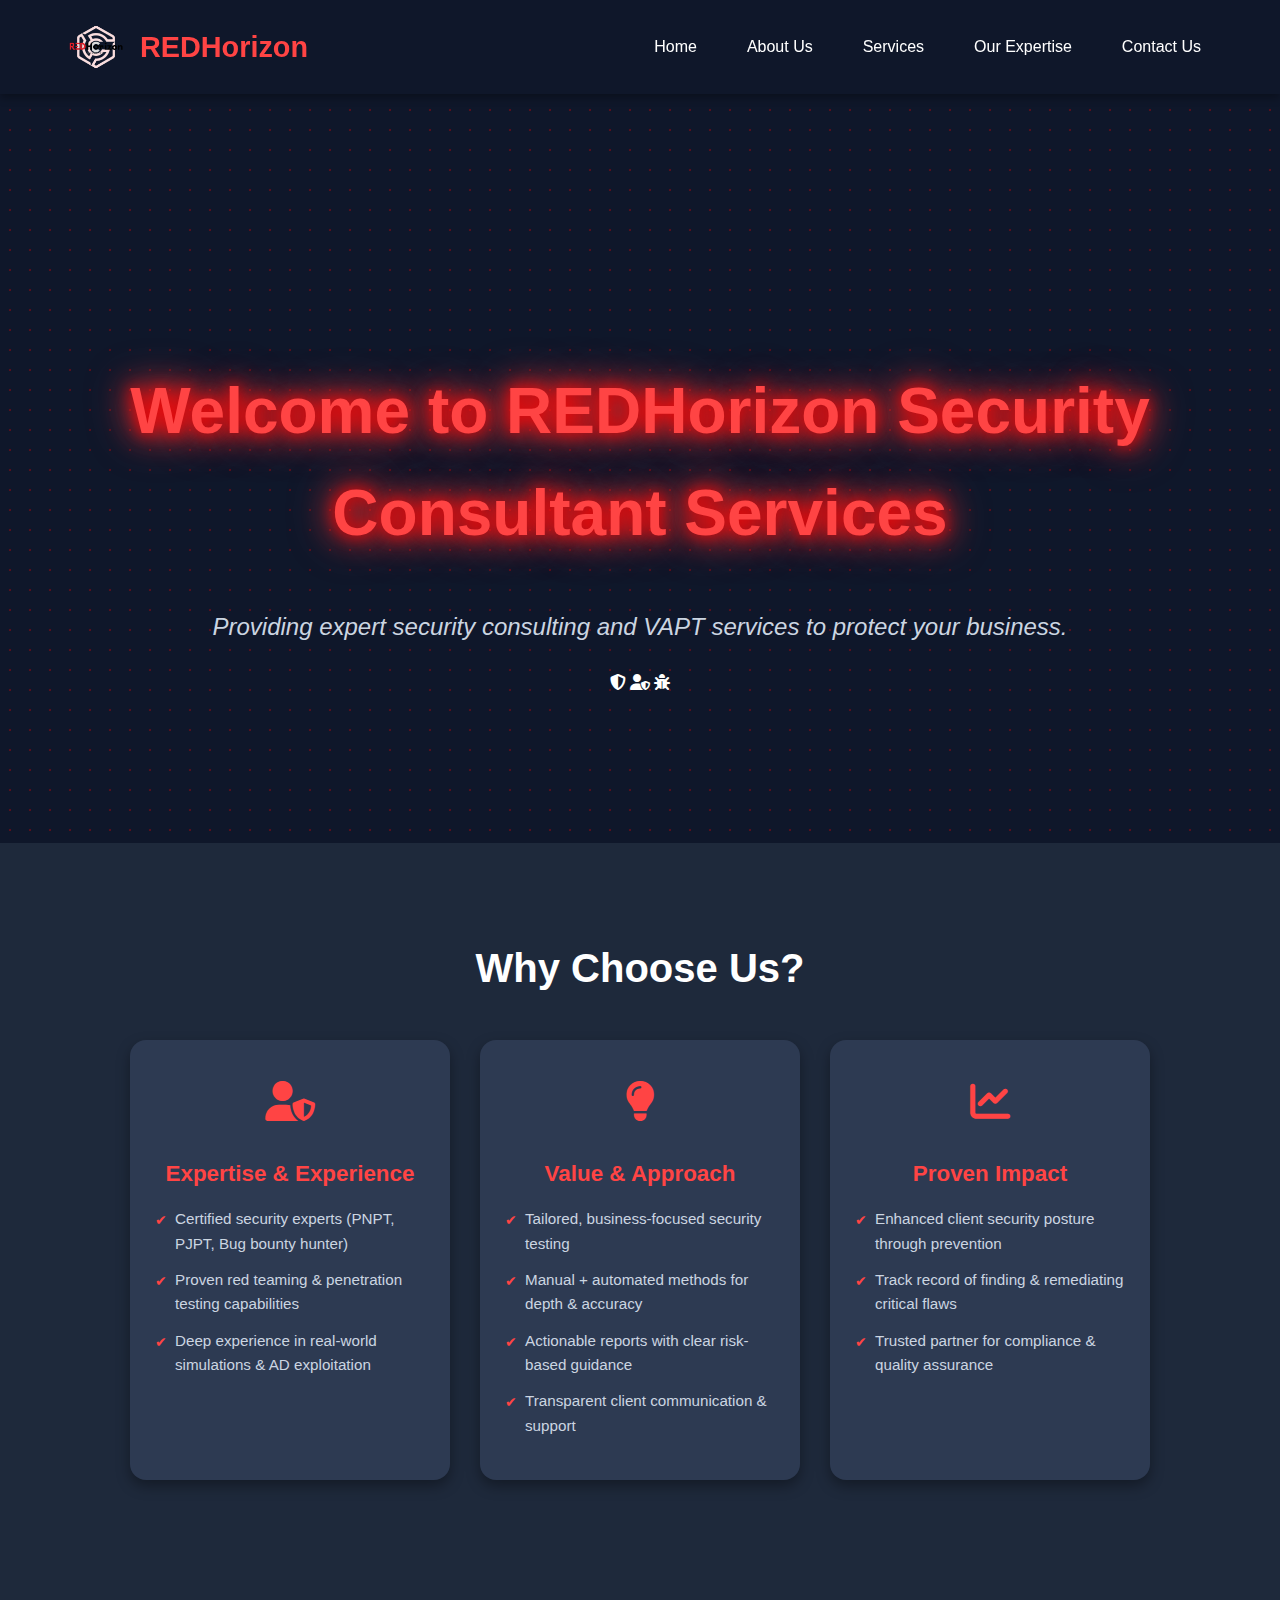
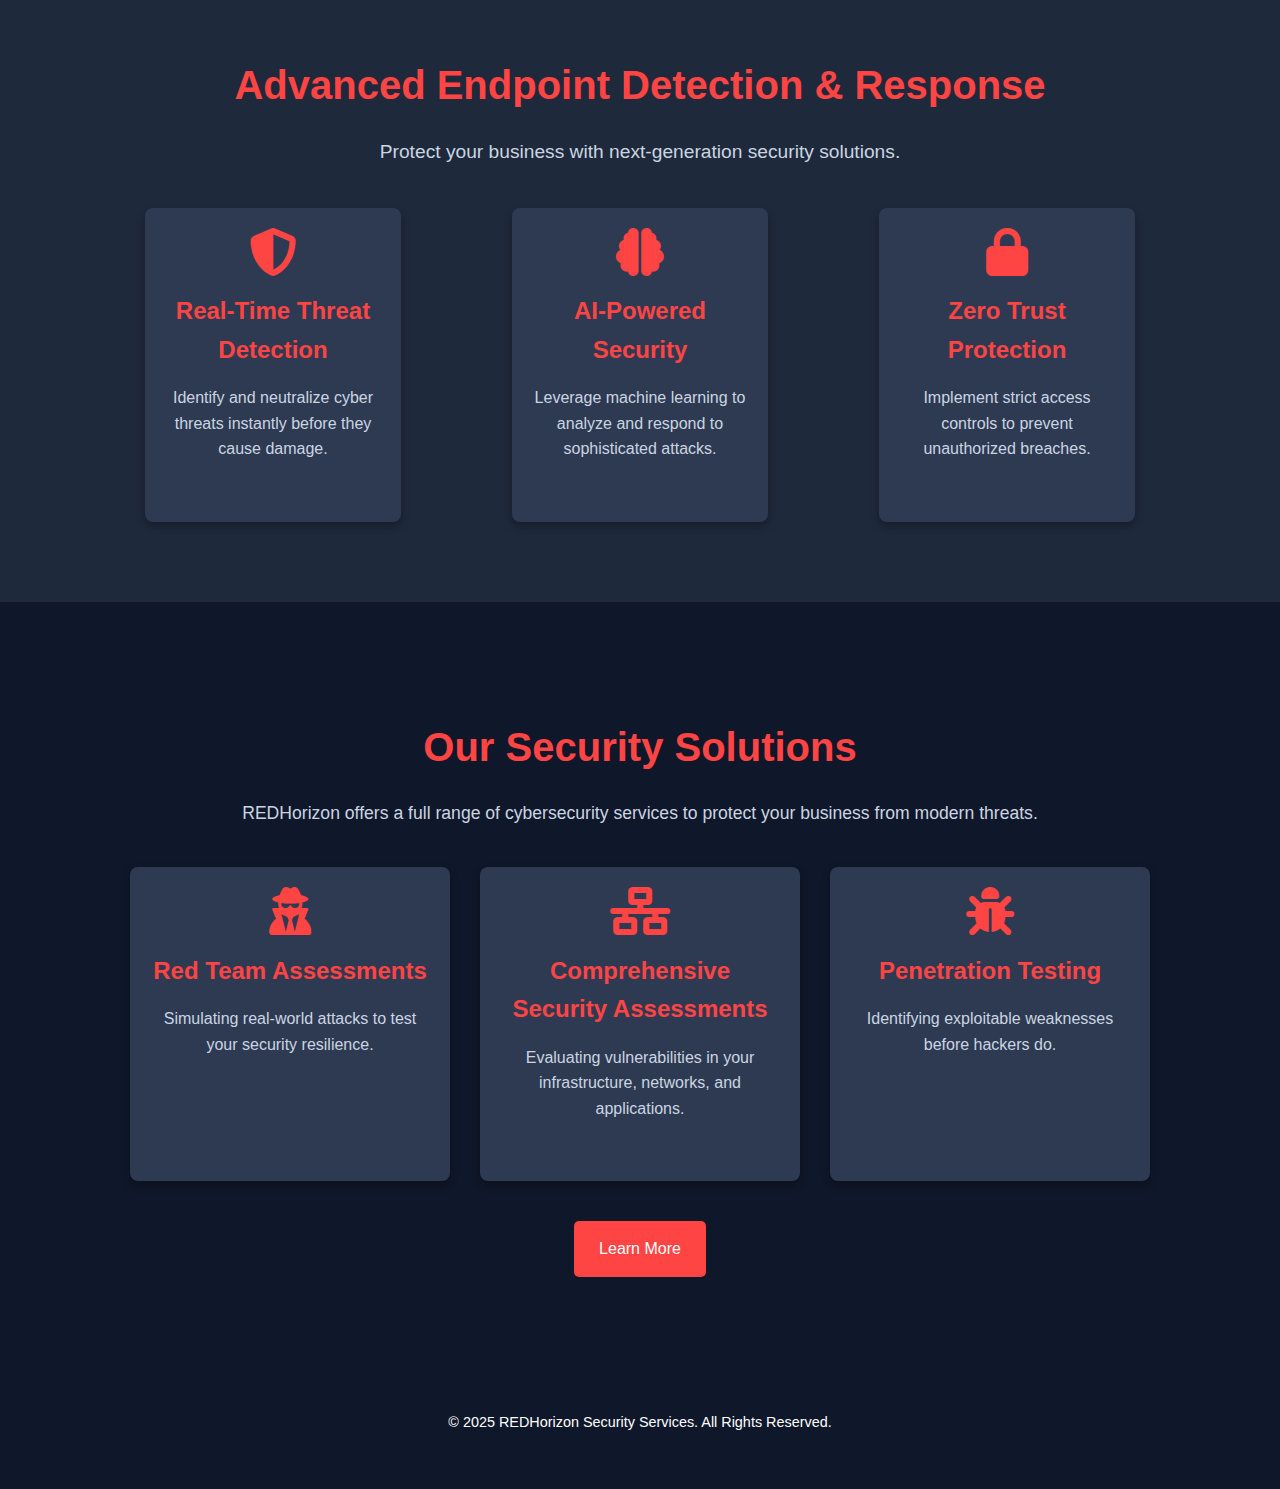
<file: index.html>
<!DOCTYPE html>
<html lang="en">
<head>
    <meta charset="UTF-8">
    <meta name="viewport" content="width=device-width, initial-scale=1.0">
    <title>REDHorizon Security</title>
    <link rel="stylesheet" href="styles/style1.css">
    <link rel="stylesheet" href="https://cdnjs.cloudflare.com/ajax/libs/font-awesome/6.5.1/css/all.min.css">
</head>
<body>
    <header>
        <div class="navbar-container">
            <div class="logo-section">
                <a href="index.html">
                    <div class="hexagon-logo">
                        <img src="images/RLogo.png" alt="Red Horizon Security Logo">
                    </div>
                    <span class="brand-name">REDHorizon</span>
                </a>
            </div>
            <nav id="menu" class="menu">
                <a href="index.html">Home</a>
                <a href="about.html">About Us</a>
                <a href="services.html">Services</a>
                <a href="expertise.html">Our Expertise</a>
                <a href="contact.html">Contact Us</a>
            </nav>
            <!-- Hamburger Icon -->
            <div class="menu-icon" id="menu-icon">
                <i class="fas fa-bars"></i>
            </div>
        </div>
        <script>
            // Disable right-click
            document.addEventListener('contextmenu', function (e) {
                e.preventDefault();
            });
        </script>
        
    </header>

    <main>
        <section class="hero">
            <div class="hero-content">
                <h1>Welcome to REDHorizon Security Consultant Services</h1>
                <p>Providing expert security consulting and VAPT services to protect your business.</p>
                <div class="footer-icons">
                    <i class="fas fa-shield-alt"></i>
                    <i class="fas fa-user-shield"></i>
                    <i class="fas fa-bug"></i>
                </div>
            </div>
        </section>

        <section class="why-choose-us">
            <div class="container">
                <h2 class="section-title">Why Choose Us?</h2>
                <div class="choose-us-grid">
                    <div class="choose-us-box">
                        <div class="choose-icon"><i class="fas fa-user-shield"></i></div>
                        <h3>Expertise & Experience</h3>
                        <ul>
                            <li>Certified security experts (PNPT, PJPT, Bug bounty hunter)</li>
                            <li>Proven red teaming & penetration testing capabilities</li>
                            <li>Deep experience in real-world simulations & AD exploitation</li>
                        </ul>
                    </div>
                    <div class="choose-us-box">
                        <div class="choose-icon"><i class="fas fa-lightbulb"></i></div>
                        <h3>Value & Approach</h3>
                        <ul>
                            <li>Tailored, business-focused security testing</li>
                            <li>Manual + automated methods for depth & accuracy</li>
                            <li>Actionable reports with clear risk-based guidance</li>
                            <li>Transparent client communication & support</li>
                        </ul>
                    </div>
                    <div class="choose-us-box">
                        <div class="choose-icon"><i class="fas fa-chart-line"></i></div>
                        <h3>Proven Impact</h3>
                        <ul>
                            <li>Enhanced client security posture through prevention</li>
                            <li>Track record of finding & remediating critical flaws</li>
                            <li>Trusted partner for compliance & quality assurance</li>
                        </ul>
                    </div>
                </div>
            </div>
        </section>

        <section class="redhorizon-edr">
            <div class="container">
                <h2>Advanced Endpoint Detection & Response</h2>
                <p>Protect your business with next-generation security solutions.</p>
                <div class="edr-features">
                    <div class="feature-box">
                        <i class="fas fa-shield-alt"></i>
                        <h3>Real-Time Threat Detection</h3>
                        <p>Identify and neutralize cyber threats instantly before they cause damage.</p>
                    </div>
                    <div class="feature-box">
                        <i class="fas fa-brain"></i>
                        <h3>AI-Powered Security</h3>
                        <p>Leverage machine learning to analyze and respond to sophisticated attacks.</p>
                    </div>
                    <div class="feature-box">
                        <i class="fas fa-lock"></i>
                        <h3>Zero Trust Protection</h3>
                        <p>Implement strict access controls to prevent unauthorized breaches.</p>
                    </div>
                </div>
            </div>
        </section>

        <section class="services-preview">
            <div class="container">
                <h2>Our Security Solutions</h2>
                <p>REDHorizon offers a full range of cybersecurity services to protect your business from modern threats.</p>
                <div class="services-grid">
                    <div class="service-card">
                        <i class="fas fa-user-secret"></i>
                        <h3>Red Team Assessments</h3>
                        <p>Simulating real-world attacks to test your security resilience.</p>
                    </div>
                    <div class="service-card">
                        <i class="fas fa-network-wired"></i>
                        <h3>Comprehensive Security Assessments</h3>
                        <p>Evaluating vulnerabilities in your infrastructure, networks, and applications.</p>
                    </div>
                    <div class="service-card">
                        <i class="fas fa-bug"></i>
                        <h3>Penetration Testing</h3>
                        <p>Identifying exploitable weaknesses before hackers do.</p>
                    </div>
                </div>
                <a href="services.html" class="btn">Learn More</a>
            </div>
        </section>
    </main>

    <footer>
        <p>&copy; 2025 REDHorizon Security Services. All Rights Reserved.</p>
    </footer>
    <script>
        document.getElementById('menu-icon').addEventListener('click', function() {
            var menu = document.getElementById('menu');
            menu.classList.toggle('show');
        });
    </script>

</body>
</html>
</file>
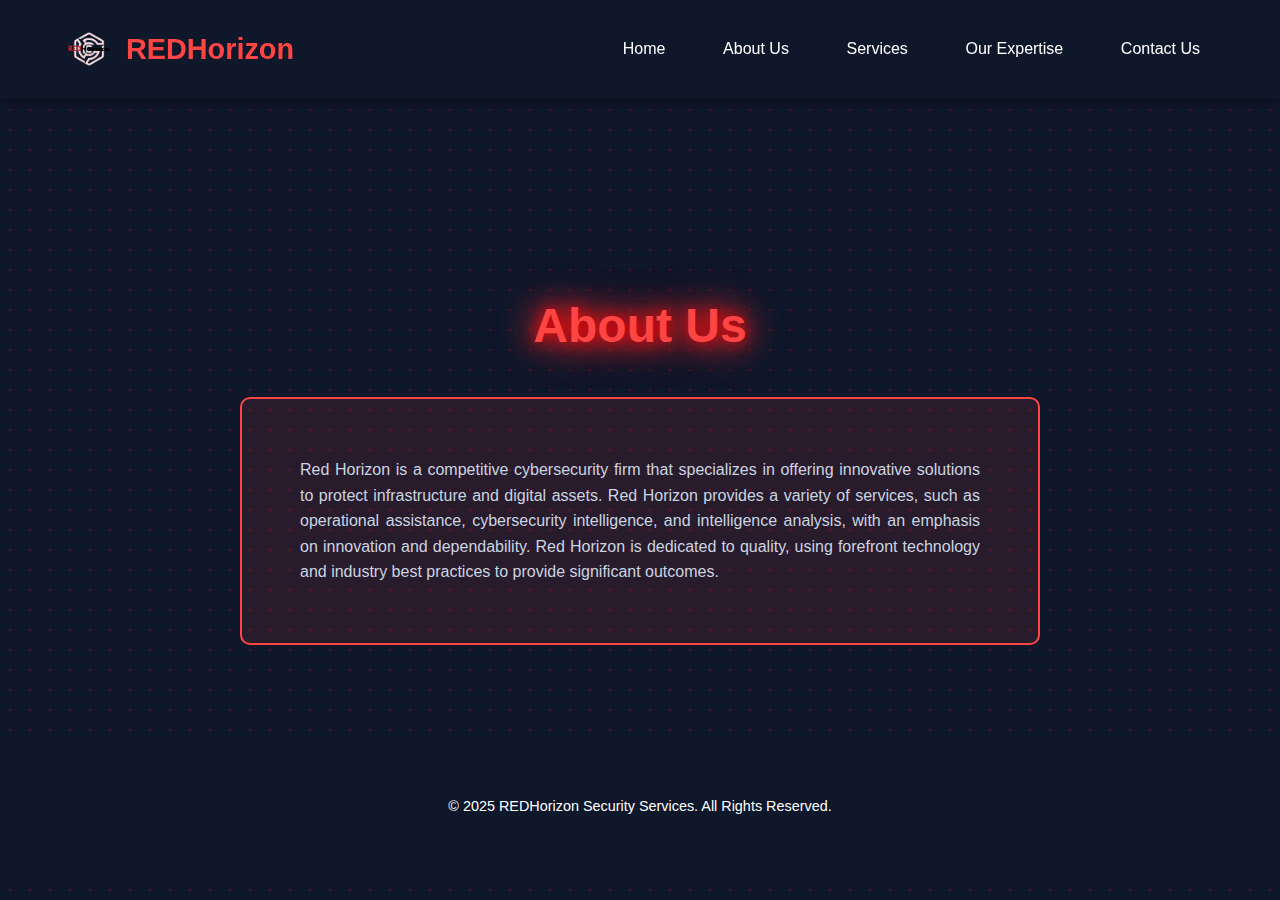
<file: about.html>
<!DOCTYPE html>
<html lang="en">
<head>
    <meta charset="UTF-8">
    <meta name="viewport" content="width=device-width, initial-scale=1.0">
    <title>About Us - REDHorizon</title>
    <link rel="stylesheet" href="styles/style2.css">
    <link rel="stylesheet" href="https://cdnjs.cloudflare.com/ajax/libs/font-awesome/6.4.2/css/all.min.css">
</head>
<body>
    <header>
        <div class="navbar-container">
            <div class="logo-section">
                <a href="index.html">
                    <div class="hexagon-logo">
                        <img src="images/RLogo.png" alt="Red Horizon Security Logo">
                    </div>
                    <span class="brand-name">REDHorizon</span>
                </a>
            </div>
            <nav id="menu" class="menu">
                <a href="index.html">Home</a>
                <a href="about.html">About Us</a>
                <a href="services.html">Services</a>
                <a href="expertise.html">Our Expertise</a>
                <a href="contact.html">Contact Us</a>
            </nav>
            <!-- Hamburger Icon -->
            <div class="menu-icon" id="menu-icon">
                <i class="fas fa-bars"></i>
            </div>
        </div>
    </header>   
    <main>
        <section class="about-section">
            <h1>About Us</h1>
            <table class="about-table">
                <tr>
                    <td>
                        Red Horizon is a competitive cybersecurity firm that specializes in offering innovative solutions to
                        protect infrastructure and digital assets. Red Horizon provides a variety of services, such as operational 
                        assistance, cybersecurity intelligence, and intelligence analysis, with an emphasis on innovation and 
                        dependability. Red Horizon is dedicated to quality, using forefront technology and industry best practices 
                        to provide significant outcomes.
                    </td>
                </tr>
            </table>
        </section>
    </main>
    <footer>
        <p>&copy; 2025 REDHorizon Security Services. All Rights Reserved.</p>
    </footer>
    <script>
        const toggle = document.getElementById('menu-toggle');
        const menu = document.getElementById('menu');
    
        // Disable right-click
        document.addEventListener('contextmenu', function (e) {
            e.preventDefault();
        });
        document.getElementById('menu-icon').addEventListener('click', function() {
            var menu = document.getElementById('menu');
            menu.classList.toggle('show');
        });
    </script>
</body>
</html>
</file>
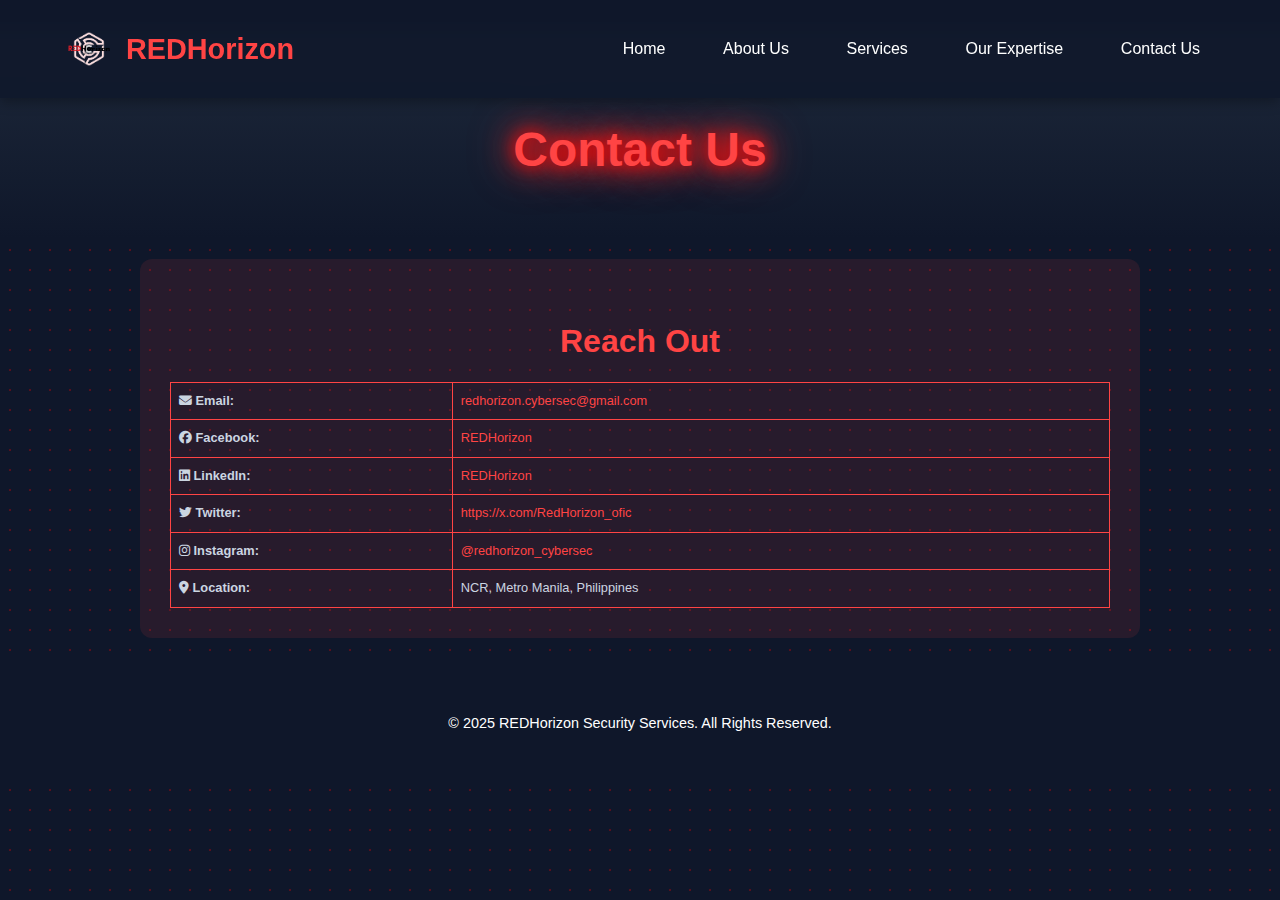
<file: contact.html>
<!DOCTYPE html>
<html lang="en">
<head>
    <meta charset="UTF-8">
    <meta name="viewport" content="width=device-width, initial-scale=1.0">
    <title>Contact Us - REDHorizon</title>
    <link rel="stylesheet" href="styles/style5.css">
    <link rel="stylesheet" href="https://cdnjs.cloudflare.com/ajax/libs/font-awesome/6.4.2/css/all.min.css">
</head>
<body>
    <header>
        <div class="navbar-container">
            <div class="logo-section">
                <a href="index.html">
                    <div class="hexagon-logo">
                        <img src="images/RLogo.png" alt="Red Horizon Security Logo">
                    </div>
                    <span class="brand-name">REDHorizon</span>
                </a>
            </div>
            <nav id="menu" class="menu">
                <a href="index.html">Home</a>
                <a href="about.html">About Us</a>
                <a href="services.html">Services</a>
                <a href="expertise.html">Our Expertise</a>
                <a href="contact.html">Contact Us</a>
            </nav>
            <!-- Hamburger Icon -->
            <div class="menu-icon" id="menu-icon">
                <i class="fas fa-bars"></i>
            </div>
        </div>
    </header> 
    
    <section class="contact-hero">
        <div class="contact-hero-content">
            <h1>Contact Us</h1>
        </div>
    </section>

    <section class="contact-section">
        <div class="contact-container">
            <div class="contact-info">
                <h2>Reach Out</h2>
                <table class="contact-table">
                    <tr>
                        <td><i class="fas fa-envelope"></i> Email:</td>
                        <td><a href="mailto:redhorizon.cybersec@gmail.com" target="_blank">redhorizon.cybersec@gmail.com</a></td>
                    </tr>
                    <tr>
                        <td><i class="fab fa-facebook"></i> Facebook:</td>
                        <td><a href="https://www.facebook.com/profile.php?id=61574688248601" target="_blank">REDHorizon</a></td>
                    </tr>
                    <tr>
                        <td><i class="fab fa-linkedin"></i> LinkedIn:</td>
                        <td><a href="https://www.linkedin.com/in/red-horizon-82093a359/" target="_blank">REDHorizon</a></td>
                    </tr>
                    <tr>
                        <td><i class="fab fa-twitter"></i> Twitter:</td>
                        <td><a href="https://x.com/RedHorizon_ofic" target="_blank">https://x.com/RedHorizon_ofic</a></td>
                    </tr>
                    <tr>
                        <td><i class="fab fa-instagram"></i> Instagram:</td>
                        <td><a href="https://www.instagram.com/redhorizon_cybersec/" target="_blank">@redhorizon_cybersec</a></td>
                    </tr>
                    <tr>
                        <td><i class="fas fa-map-marker-alt"></i> Location:</td>
                        <td>NCR, Metro Manila, Philippines</td>
                    </tr>
                </table>
            </div>
        </div>
    </section>
    <footer>
        <p>&copy; 2025 REDHorizon Security Services. All Rights Reserved.</p>
    </footer>
    <script>
        const toggle = document.getElementById('menu-toggle');
        const menu = document.getElementById('menu');
    
        // Disable right-click
        document.addEventListener('contextmenu', function (e) {
            e.preventDefault();
        });
        document.getElementById('menu-icon').addEventListener('click', function() {
            var menu = document.getElementById('menu');
            menu.classList.toggle('show');
        });
    </script>
</body>
</html>
</file>
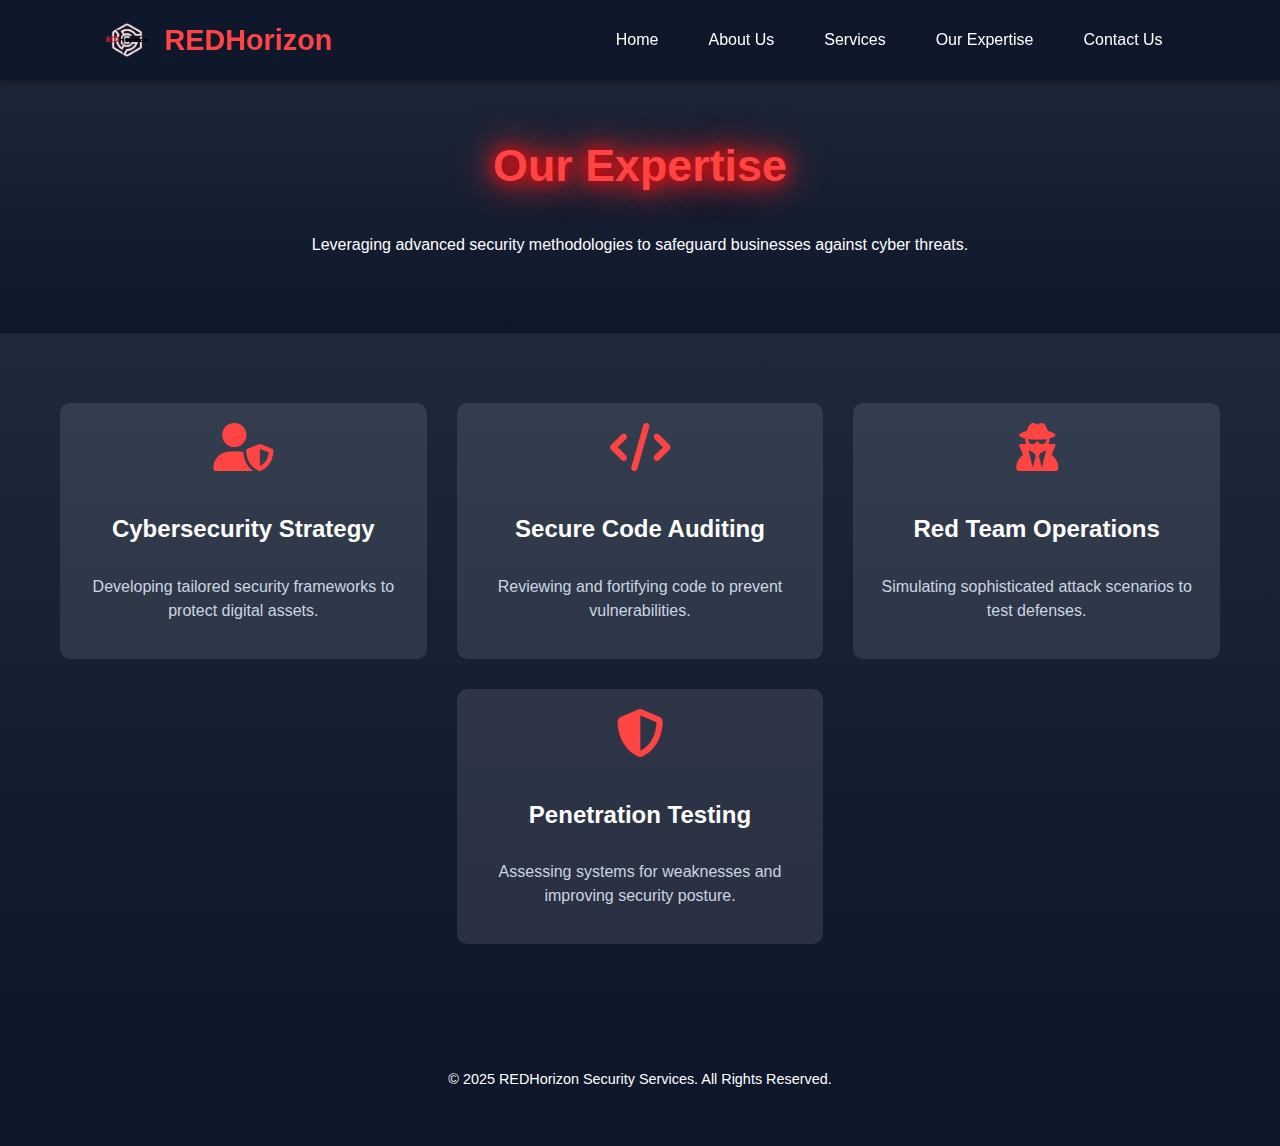
<file: expertise.html>
<!DOCTYPE html>
<html lang="en">
<head>
    <meta charset="UTF-8">
    <meta name="viewport" content="width=device-width, initial-scale=1.0">
    <title>Our Expertise - REDHorizon</title>
    <link rel="stylesheet" href="styles/style4.css">
    <link rel="stylesheet" href="https://cdnjs.cloudflare.com/ajax/libs/font-awesome/6.4.2/css/all.min.css">
</head>
<body>
    <header>
        <div class="navbar-container">
            <div class="logo-section">
                <a href="index.html">
                    <div class="hexagon-logo">
                        <img src="images/RLogo.png" alt="Red Horizon Security Logo">
                    </div>
                    <span class="brand-name">REDHorizon</span>
                </a>
            </div>
            <nav id="menu" class="menu">
                <a href="index.html">Home</a>
                <a href="about.html">About Us</a>
                <a href="services.html">Services</a>
                <a href="expertise.html">Our Expertise</a>
                <a href="contact.html">Contact Us</a>
            </nav>
            <!-- Hamburger Icon -->
            <div class="menu-icon" id="menu-icon">
                <i class="fas fa-bars"></i>
            </div>
        </div>
    </header>   
    
    <section class="hero">
        <div class="hero-content">
            <h1>Our Expertise</h1>
            <p>Leveraging advanced security methodologies to safeguard businesses against cyber threats.</p>
        </div>
    </section>

    <section class="expertise-section">
        <div class="expertise-container">
            <div class="expertise-item">
                <i class="fas fa-user-shield expertise-icon"></i>
                <h3>Cybersecurity Strategy</h3>
                <p>Developing tailored security frameworks to protect digital assets.</p>
            </div>
            <div class="expertise-item">
                <i class="fas fa-code expertise-icon"></i>
                <h3>Secure Code Auditing</h3>
                <p>Reviewing and fortifying code to prevent vulnerabilities.</p>
            </div>
            <div class="expertise-item">
                <i class="fas fa-user-secret expertise-icon"></i>
                <h3>Red Team Operations</h3>
                <p>Simulating sophisticated attack scenarios to test defenses.</p>
            </div><div></div>
            <div class="expertise-item">
                <i class="fas fa-shield-alt expertise-icon"></i>
                <h3>Penetration Testing</h3>
                <p>Assessing systems for weaknesses and improving security posture.</p>
            </div>
        </div>
    </section>

    <footer>
        <p>&copy; 2025 REDHorizon Security Services. All Rights Reserved.</p>
    </footer>
    <script>
        const toggle = document.getElementById('menu-toggle');
        const menu = document.getElementById('menu');
    
        // Disable right-click
        document.addEventListener('contextmenu', function (e) {
            e.preventDefault();
        });
        document.getElementById('menu-icon').addEventListener('click', function() {
            var menu = document.getElementById('menu');
            menu.classList.toggle('show');
        });
    </script>   
</body>
</html>
</file>
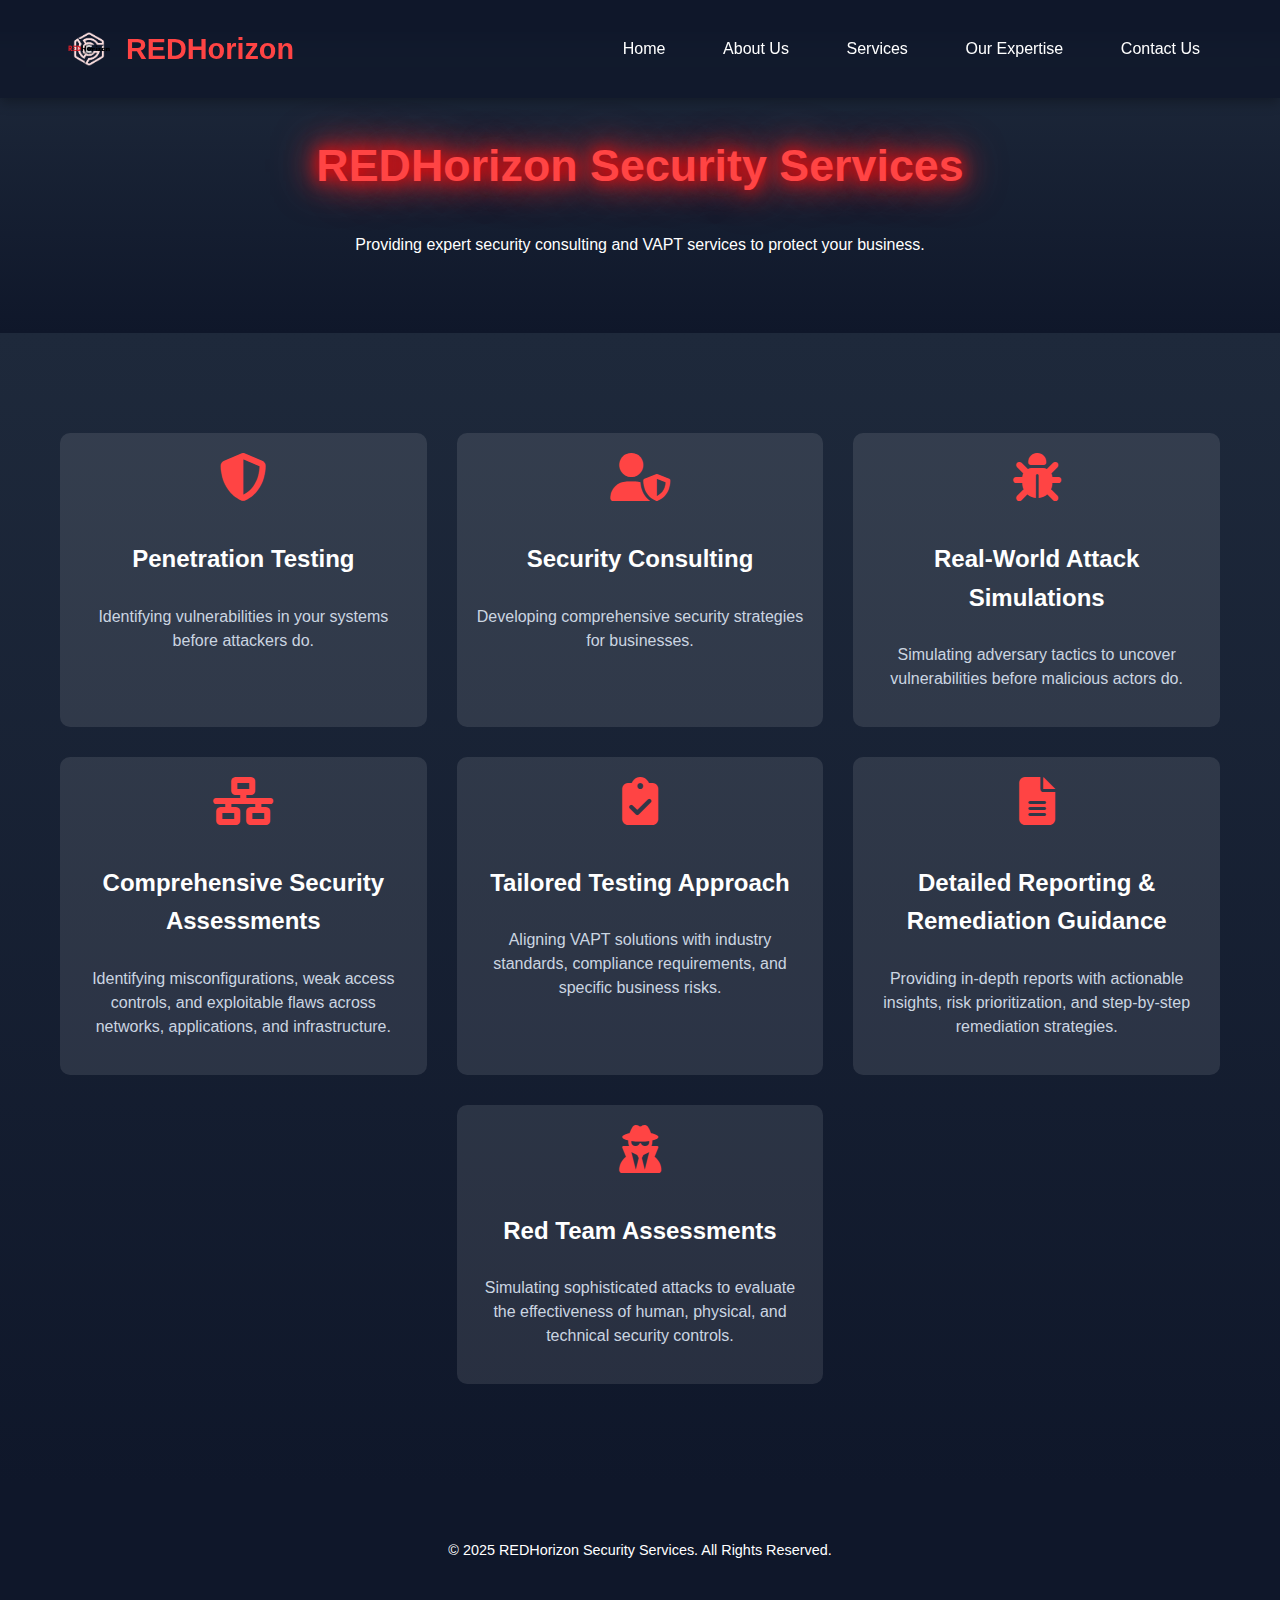
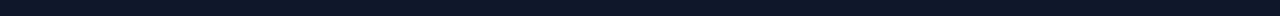
<file: services.html>
<!DOCTYPE html>
<html lang="en">
<head>
    <meta charset="UTF-8">
    <meta name="viewport" content="width=device-width, initial-scale=1.0">
    <title>Services - REDHorizon</title>
    <link rel="stylesheet" href="styles/style3.css">
    <link rel="stylesheet" href="https://cdnjs.cloudflare.com/ajax/libs/font-awesome/6.4.2/css/all.min.css">
    
</head>
<body>
    <header>
        <div class="navbar-container">
            <div class="logo-section">
                <a href="index.html">
                    <div class="hexagon-logo">
                        <img src="images/RLogo.png" alt="Red Horizon Security Logo">
                    </div>
                    <span class="brand-name">REDHorizon</span>
                </a>
            </div>
            <nav id="menu" class="menu">
                <a href="index.html">Home</a>
                <a href="about.html">About Us</a>
                <a href="services.html">Services</a>
                <a href="expertise.html">Our Expertise</a>
                <a href="contact.html">Contact Us</a>
            </nav>
            <!-- Hamburger Icon -->
            <div class="menu-icon" id="menu-icon">
                <i class="fas fa-bars"></i>
            </div>
        </div>
    </header>   
    <section class="hero">
        <div class="hero-content">
            <h1>REDHorizon Security Services</h1>
            <h1></h1>
            <p>Providing expert security consulting and VAPT services to protect your business.</p> 
        </div>
    </section>      

    <section class="services-section">
        <div class="services-container">
            <div class="service-item">
                <i class="fas fa-shield-alt service-icon"></i>
                <h3>Penetration Testing</h3>
                <p>Identifying vulnerabilities in your systems before attackers do.</p>
            </div>
            <div class="service-item">
                <i class="fas fa-user-shield service-icon"></i>
                <h3>Security Consulting</h3>
                <p>Developing comprehensive security strategies for businesses.</p>
            </div>
            <div class="service-item">
                <i class="fas fa-bug service-icon"></i>
                <h3>Real-World Attack Simulations</h3>
                <p>Simulating adversary tactics to uncover vulnerabilities before malicious actors do.</p>
            </div>
            <div class="service-item">
                <i class="fas fa-network-wired service-icon"></i>
                <h3>Comprehensive Security Assessments</h3>
                <p>Identifying misconfigurations, weak access controls, and exploitable flaws across networks, applications, and infrastructure.</p>
            </div>
            <div class="service-item">
                <i class="fas fa-clipboard-check service-icon"></i>
                <h3>Tailored Testing Approach</h3>
                <p>Aligning VAPT solutions with industry standards, compliance requirements, and specific business risks.</p>
            </div>
            <div class="service-item">
                <i class="fas fa-file-alt service-icon"></i>
                <h3>Detailed Reporting & Remediation Guidance</h3>
                <p>Providing in-depth reports with actionable insights, risk prioritization, and step-by-step remediation strategies.</p>
            </div>
            <div>
            </div>
            <div class="service-item" style="align-self: center; text-align: center;">
                <i class="fas fa-user-secret service-icon"></i>
                <h3>Red Team Assessments</h3>
                <p>Simulating sophisticated attacks to evaluate the effectiveness of human, physical, and technical security controls.</p>
            </div>
        </div>
    </section>
    <footer>
        <p>&copy; 2025 REDHorizon Security Services. All Rights Reserved.</p>
    </footer>
    <script>
        const toggle = document.getElementById('menu-toggle');
        const menu = document.getElementById('menu');
    
        // Disable right-click
        document.addEventListener('contextmenu', function (e) {
            e.preventDefault();
        });
        document.getElementById('menu-icon').addEventListener('click', function() {
            var menu = document.getElementById('menu');
            menu.classList.toggle('show');
        });
    </script>
</body>
</html>
</file>
<file: styles/style1.css>
html {
    font-size: 16px;
    scroll-behavior: smooth;
    box-sizing: border-box;
}

*, *::before, *::after {
    box-sizing: inherit;
    transition: all 0.25s ease-in-out;
}

body {
    font-family: 'Inter', Arial, sans-serif;
    margin: 0;
    padding: 0;
    background-color: #0f172a;
    color: #fff;
    line-height: 1.6;
    background-image: radial-gradient(circle, rgba(255, 0, 0, 0.3) 1px, transparent 1px);
    background-size: 20px 20px;
    animation: fadeInBg 1s ease-in-out;
    padding-top: 100px; 
    user-select: none;
    -webkit-user-select: none; /* Safari */
    -moz-user-select: none;    /* Firefox */
    -ms-user-select: none;     /* IE/Edge */
}

@keyframes fadeInBg {
    from { opacity: 0; }
    to { opacity: 1; }
}

header {
    background-color: #0f172a;
    padding: 15px 5%;
    display: flex;
    align-items: center;
    position: fixed;
    width: 100%;
    top: 0;
    z-index: 1000;
    box-shadow: 0 4px 8px rgba(0, 0, 0, 0.3);
}

.navbar-container {
    display: flex;
    align-items: center;
    justify-content: space-between;
    width: 100%;
    max-width: 1200px;
    margin: 0 auto;
    flex-wrap: wrap;
}

.logo-section {
    display: flex;
    align-items: center;
    gap: 12px;
    flex-grow: 1;
}

.logo-section a {
    text-decoration: none;
    display: flex;
    align-items: center;
    gap: 12px;
}

.hexagon-logo {
    width: clamp(2.5rem, 6vw, 4rem);
    height: clamp(2.5rem, 6vw, 4rem);
    clip-path: polygon(50% 0%, 100% 25%, 100% 75%, 50% 100%, 0% 75%, 0% 25%);
    display: flex;
    align-items: center;
    justify-content: center;
}

.hexagon-logo img {
    width: 100%;
    object-fit: contain;
}

.brand-name {
    color: #ff4444;
    font-size: 1.8rem;
    font-weight: bold;
}

.menu {
    display: flex;
    gap: 20px;
    position: relative;
    flex-wrap: wrap;
}

.menu a {
    text-decoration: none;
    color: white;
    font-size: 1rem;
    padding: 10px 15px;
    transition: color 0.3s ease-in-out;
    position: relative;
}

.menu a::after {
    content: '';
    position: absolute;
    left: 50%;
    bottom: -4px;
    width: 0;
    height: 2px;
    background: #ff4444;
    transition: width 0.3s ease, left 0.3s ease;
}

.menu a:hover::after {
    width: 100%;
    left: 0;
}

.menu-icon {
    display: none;
    font-size: 28px;
    cursor: pointer;
    color: white;
    position: absolute;
    right: 20px;
}

.hero {
    display: flex;
    justify-content: center;
    align-items: center;
    text-align: center;
    padding: 11.5vw 1%;
    margin-top: 70px;
    flex-direction: column;
}

.hero-content {
    max-width: 100%;
    animation: fadeIn 1s ease-in-out;
}

.hero h1 {
    font-size: 4rem;
    font-weight: bold;
    color: #ff4444;
    text-shadow: 0 0 15px #ff0000, 0 0 30px #ff2222, 0 0 45px #ff4444;
    animation: neonPulse 1.5s infinite alternate;
}

.hero p {
    font-size: 1.5rem;
    color: #cbd5e1;
    margin-top: 12px;
    font-style: italic;
}

@keyframes fadeIn {
    from { opacity: 0; transform: translateY(-10px); }
    to { opacity: 1; transform: translateY(0); }
}

@keyframes neonPulse {
    0% { text-shadow: 0 0 10px #ff0000, 0 0 20px #ff2222, 0 0 30px #ff4444; }
    50% { text-shadow: 0 0 20px #ff0000, 0 0 40px #ff2222, 0 0 60px #ff4444; }
    100% { text-shadow: 0 0 10px #ff0000, 0 0 20px #ff2222, 0 0 30px #ff4444; }
}

.section-title {
    font-size: 2.5rem;
    color: #fff;
    margin-bottom: 40px;
}

.why-choose-us {
    padding: 60px 5%;
    background-color: #1e293b;
    text-align: center;
}

.choose-us-grid {
    display: flex;
    justify-content: center;
    gap: 30px;
    flex-wrap: wrap;
}

.choose-us-box {
    background-color: #2d3a52;
    padding: 30px 25px;
    border-radius: 16px;
    width: 25vw;
    min-width: 300px;
    color: #fff;
    box-shadow: 0 6px 14px rgba(0, 0, 0, 0.35);
    transition: transform 0.3s ease, box-shadow 0.3s ease;
    text-align: center;
}

.choose-us-box:hover {
    transform: translateY(-8px);
    box-shadow: 0 10px 20px rgba(255, 68, 68, 0.4);
}

.choose-icon {
    font-size: 2.5rem;
    color: #ff4444;
    margin-bottom: 15px;
}

.choose-us-box h3 {
    font-size: 1.4rem;
    color: #ff4444;
    margin-bottom: 15px;
}

.choose-us-box ul {
    list-style: none;
    padding: 0;
    margin: 0;
    text-align: left;
}

.choose-us-box li {
    font-size: 0.95rem;
    color: #cbd5e1;
    margin-bottom: 12px;
    padding-left: 20px;
    position: relative;
}

.choose-us-box li::before {
    content: "✔";
    position: absolute;
    left: 0;
    color: #ff4444;
    font-size: 0.9rem;
    top: 2px;
}

.redhorizon-edr {
    background-color: #1e293b;
    padding: 80px 5%;
    text-align: center;
}

.redhorizon-edr h2 {
    font-size: 2.5rem;
    color: #ff4444;
    margin-bottom: 20px;
}

.redhorizon-edr p {
    font-size: 1.2rem;
    color: #cbd5e1;
    margin-bottom: 40px;
}

.edr-features {
    display: flex;
    justify-content: space-evenly;
    gap: 30px;
    flex-wrap: wrap;
}

.feature-box {
    background-color: #2d3a52;
    padding: 20px;
    border-radius: 8px;
    width: 20vw;
    min-width: 250px;
    text-align: center;
    color: #fff;
    box-shadow: 0 4px 8px rgba(0, 0, 0, 0.3);
    transition: transform 0.3s ease;
}

.feature-box:hover {
    transform: scale(1.05);
}

.feature-box i {
    font-size: 3rem;
    color: #ff4444;
}

.feature-box h3 {
    font-size: 1.5rem;
    color: #ff4444;
    margin: 15px 0;
}

.feature-box p {
    font-size: 1rem;
    color: #cbd5e1;
}

.services-preview {
    background-color: #0f172a;
    padding: 80px 5%;
    text-align: center;
}

.services-preview h2 {
    font-size: 2.5rem;
    color: #ff4444;
    margin-bottom: 20px;
}

.services-preview p {
    font-size: 1.1rem;
    color: #cbd5e1;
    margin-bottom: 40px;
}

.services-grid {
    display: flex;
    justify-content: center;
    gap: 30px;
    flex-wrap: wrap;
    margin-bottom: 40px;
}

.service-card {
    background-color: #2d3a52;
    padding: 20px;
    border-radius: 8px;
    width: 25vw;
    min-width: 250px;
    text-align: center;
    color: #fff;
    box-shadow: 0 4px 8px rgba(0, 0, 0, 0.3);
    transition: transform 0.3s ease;
}

.service-card:hover {
    transform: scale(1.05);
}

.service-card i {
    font-size: 3rem;
    color: #ff4444;
}

.service-card h3 {
    font-size: 1.5rem;
    color: #ff4444;
    margin: 15px 0;
}

.service-card p {
    font-size: 1rem;
    color: #cbd5e1;
}

.btn {
    display: inline-block;
    padding: 15px 25px;
    background-color: #ff4444;
    color: #fff;
    text-decoration: none;
    font-size: 1rem;
    border-radius: 5px;
    transition: background-color 0.3s ease;
}

.btn:hover {
    background-color: #ff2222;
}

footer {
    text-align: center;
    padding: 40px;
    background-color: #0f172a;
    color: white;
    font-size: 0.9rem;
}

@media (max-width: 1024px) {
    .hexagon-logo {
        width: 7vw;
        height: 7vw;
    }

    .hero h1 {
        font-size: 3rem;
    }

    .hero p {
        font-size: 1.25rem;
    }
}

@media (max-width: 768px) {
    .navbar-container {
        flex-direction: column;
        align-items: flex-start;
    }

    .menu {
        display: none;
        flex-direction: column;
        position: absolute;
        top: 100%;
        right: 10px;
        background-color: #1e293b;
        width: 200px;
        border-radius: 8px;
        box-shadow: 0 4px 8px rgba(0, 0, 0, 0.3);
        padding: 10px 0;
        z-index: 1001;
    }

    .menu.show {
        display: flex;
    }

    .menu a {
        padding: 12px;
        text-align: center;
        display: block;
        border-bottom: 1px solid rgba(255, 255, 255, 0.2);
    }

    .menu-icon {
        display: block;
        position: absolute;
        right: 20px;
        font-size: 30px;
    }

    .logo-section {
        gap: 8px;
    }

    .hexagon-logo {
        width: 10vw;
        height: 10vw;
    }

    .brand-name {
        font-size: 1.4rem;
        
    }

    .hero {
        padding: 20vw 5%;
    }

    .hero h1 {
        font-size: 2.5rem;
    }

    .hero p {
        font-size: 1.1rem;
    }

    .edr-features, .choose-us-grid, .services-grid {
        flex-direction: column;
        align-items: center;
    }

    .feature-box, .choose-us-box, .service-card {
        width: 90%;
        margin-bottom: 20px;
    }
}
</file>
<file: styles/style2.css>
html {
    font-size: 16px;
    scroll-behavior: smooth;
    box-sizing: border-box;
}

*, *::before, *::after {
    box-sizing: inherit;
    transition: all 0.25s ease-in-out;
}

body {
    font-family: 'Inter', Arial, sans-serif;
    margin: 0;
    padding: 0;
    padding-top: clamp(4rem, 10vw, 6rem); 
    background-color: #0f172a;
    color: #fff;
    line-height: 1.6;
    background-image: radial-gradient(circle, rgba(255, 0, 0, 0.3) 1px, transparent 1px);
    background-size: 20px 20px;
    animation: fadeInBg 1s ease-in-out;
    user-select: none;
    -webkit-user-select: none; /* Safari */
    -moz-user-select: none;    /* Firefox */
    -ms-user-select: none;     /* IE/Edge */
}

@keyframes fadeInBg {
    from { opacity: 0; }
    to { opacity: 1; }
}

header {
    background-color: rgba(15, 23, 42, 0.85);
    backdrop-filter: blur(10px);
    -webkit-backdrop-filter: blur(10px);
    padding: clamp(1rem, 3vw, 1.5rem) 5%;
    display: flex;
    align-items: center;
    position: fixed;
    width: 100%;
    top: 0;
    z-index: 1000;
    box-shadow: 0 4px 12px rgba(0, 0, 0, 0.3);
    animation: slideDown 0.8s ease-in-out;
}

@keyframes slideDown {
    from { transform: translateY(-100%); opacity: 0; }
    to { transform: translateY(0); opacity: 1; }
}

.navbar-container {
    display: flex;
    align-items: center;
    justify-content: space-between;
    width: 100%;
    max-width: 1200px;
    margin: 0 auto;
    flex-wrap: wrap;
}

.logo-section {
    display: flex;
    align-items: center;
    gap: 12px;
    flex-grow: 1;
}

.logo-section a {
    text-decoration: none;
    display: flex;
    align-items: center;
    gap: 12px;
}

.hexagon-logo {
    width: 50px;
    height: 50px;
    clip-path: polygon(50% 0%, 100% 25%, 100% 75%, 50% 100%, 0% 75%, 0% 25%);
    display: flex;
    align-items: center;
    justify-content: center;
    transition: transform 0.5s ease-in-out;
}

.hexagon-logo img {
    width: 100%;
    object-fit: contain;
}

.brand-name {
    color: #ff4444;
    font-size: 1.8rem;
    font-weight: bold;
}

.menu {
    display: flex;
    gap: clamp(1rem, 2vw, 2rem);
}

.menu a {
    text-decoration: none;
    color: white;
    font-size: clamp(1rem, 1.1vw, 1.2rem);
    padding: clamp(0.5rem, 1vw, 0.75rem) clamp(0.75rem, 1.5vw, 1rem);
    position: relative;
    transition: color 0.3s ease-in-out, transform 0.2s;
}

.menu a:hover {
    transform: scale(1.1);
}

.menu a::after {
    content: '';
    position: absolute;
    left: 50%;
    bottom: -4px;
    width: 0;
    height: 2px;
    background: #ff4444;
    transition: width 0.3s ease, left 0.3s ease;
}

.menu a:hover::after {
    width: 100%;
    left: 0;
}

.menu-icon {
    display: none;
    font-size: 28px;
    cursor: pointer;
    color: white;
    position: absolute;
    right: 20px;
}

.menu-toggle {
    display: none;
    color: #fff;
    font-size: 2rem;
    cursor: pointer;
}

.hero {
    display: flex;
    justify-content: center;
    align-items: center;
    text-align: center;
    padding: clamp(4rem, 20vw, 10rem) 5%;
    background: linear-gradient(180deg, #1e293b, #0f172a);
    animation: slideUp 1s ease-in-out;
}

@keyframes slideUp {
    from { transform: translateY(50px); opacity: 0; }
    to { transform: translateY(0); opacity: 1; }
}

.hero h1 {
    font-size: clamp(2rem, 6vw, 3.5rem);
    font-weight: bold;
    color: #ff4444;
    text-shadow: 0 0 15px #ff0000, 0 0 30px #ff2222, 0 0 45px #ff4444;
    animation: neonPulse 1.8s infinite alternate ease-in-out;
}

@keyframes neonPulse {
    0% { text-shadow: 0 0 5px #ff0000, 0 0 10px #ff2222, 0 0 20px #ff4444; }
    50% { text-shadow: 0 0 15px #ff0000, 0 0 30px #ff2222, 0 0 45px #ff4444; }
    100% { text-shadow: 0 0 5px #ff0000, 0 0 10px #ff2222, 0 0 20px #ff4444; }
}

.about-section {
    text-align: center;
    margin-top: clamp(3rem, 8vw, 6rem);
    padding: clamp(2rem, 5vw, 4rem);
    animation: fadeIn 1.5s ease-in-out;
}

@keyframes fadeIn {
    from { opacity: 0; transform: scale(0.95); }
    to { opacity: 1; transform: scale(1); }
}

.about-section h1 {
    font-size: clamp(2rem, 5vw, 3rem);
    font-weight: bold;
    color: #ff4444;
    text-shadow: 0 0 15px #ff0000, 0 0 30px #ff2222, 0 0 45px #ff4444;
    animation: neonPulse 2s infinite alternate ease-in-out;
}

.about-table {
    width: min(90%, 800px);
    margin: 2rem auto;
    border: 2px solid #ff4444;
    border-radius: 10px;
    padding: clamp(1rem, 3vw, 2rem);
    background-color: rgba(255, 68, 68, 0.1);
    transition: box-shadow 0.3s ease-in-out;
}

.about-table:hover {
    box-shadow: 0 0 20px rgba(255, 68, 68, 0.5);
}

.about-table td {
    padding: 1.5rem;
    font-size: clamp(1rem, 1.2vw, 1.25rem);
    text-align: justify;
    color: #cbd5e1;
}

footer {
    text-align: center;
    padding: 2.5rem;
    background-color: #0f172a;
    color: white;
    font-size: 0.9rem;
    animation: fadeInFooter 1s ease-in-out;
}

@keyframes fadeInFooter {
    from { opacity: 0; transform: translateY(20px); }
    to { opacity: 1; transform: translateY(0); }
}

.menu-toggle {
    display: none;
    color: white;
    font-size: 2rem;
    cursor: pointer;
}

@media (max-width: 1024px) {
    .hexagon-logo {
        width: 7vw;
        height: 7vw;
    }

    .hero h1 {
        font-size: 3rem;
    }

    .hero p {
        font-size: 1.25rem;
    }
}

@media (max-width: 768px) {
    .navbar-container {
        flex-direction: column;
        align-items: flex-start;
    }

    .menu {
        display: none;
        flex-direction: column;
        position: absolute;
        top: 100%;
        right: 10px;
        background-color: #1e293b;
        width: 200px;
        border-radius: 8px;
        box-shadow: 0 4px 8px rgba(0, 0, 0, 0.3);
        padding: 10px 0;
        z-index: 1001;
    }

    .menu.show {
        display: flex;
    }

    .menu a {
        padding: 12px;
        text-align: center;
        display: block;
        border-bottom: 1px solid rgba(255, 255, 255, 0.2);
    }

    .menu-icon {
        display: block;
        position: absolute;
        right: 20px;
        font-size: 30px;
    }

    .logo-section {
        gap: 8px;
    }

    .hexagon-logo {
        width: 10vw;
        height: 10vw;
    }

    .brand-name {
        font-size: 1.4rem;
        
    }

    .hero {
        padding: 20vw 5%;
    }

    .hero h1 {
        font-size: 2.5rem;
    }

    .hero p {
        font-size: 1.1rem;
    }

    .edr-features, .choose-us-grid, .services-grid {
        flex-direction: column;
        align-items: center;
    }

    .feature-box, .choose-us-box, .service-card {
        width: 90%;
        margin-bottom: 20px;
    }
}
</file>
<file: styles/style5.css>
html {
    font-size: 16px;
    scroll-behavior: smooth;
    box-sizing: border-box;
}

*, *::before, *::after {
    box-sizing: inherit;
    transition: all 0.25s ease-in-out;
}

body {
    font-family: 'Inter', Arial, sans-serif;
    margin: 0;
    padding: 0;
    background-color: #0f172a;
    color: #fff;
    line-height: 1.6;
    background-image: radial-gradient(circle, rgba(255, 0, 0, 0.3) 1px, transparent 1px);
    background-size: 20px 20px;
    animation: fadeInBg 1.5s ease-in-out;
    user-select: none;
    -webkit-user-select: none; /* Safari */
    -moz-user-select: none;    /* Firefox */
    -ms-user-select: none;     /* IE/Edge */
}

@keyframes fadeInBg {
    from { opacity: 0; }
    to { opacity: 1; }
}

header {
    background-color: rgba(15, 23, 42, 0.85);
    backdrop-filter: blur(10px);
    -webkit-backdrop-filter: blur(10px);
    padding: clamp(1rem, 3vw, 1.5rem) 5%;
    display: flex;
    align-items: center;
    position: fixed;
    width: 100%;
    top: 0;
    z-index: 1000;
    box-shadow: 0 4px 12px rgba(0, 0, 0, 0.3);
    animation: slideDown 0.8s ease-in-out;
}

@keyframes slideDown {
    from { transform: translateY(-100%); opacity: 0; }
    to { transform: translateY(0); opacity: 1; }
}

.navbar-container {
    display: flex;
    align-items: center;
    justify-content: space-between;
    width: 100%;
    max-width: 1200px;
    margin: 0 auto;
    flex-wrap: wrap;
}

.logo-section {
    display: flex;
    align-items: center;
    gap: 12px;
    flex-grow: 1;
}

.logo-section a {
    text-decoration: none;
    display: flex;
    align-items: center;
    gap: 12px;
}

.hexagon-logo {
    width: 50px;
    height: 50px;
    clip-path: polygon(50% 0%, 100% 25%, 100% 75%, 50% 100%, 0% 75%, 0% 25%);
    display: flex;
    align-items: center;
    justify-content: center;
    transition: transform 0.5s ease-in-out;
}

.hexagon-logo img {
    width: 100%;
    object-fit: contain;
}

.brand-name {
    color: #ff4444;
    font-size: 1.8rem;
    font-weight: bold;
}

.menu {
    display: flex;
    gap: clamp(1rem, 2vw, 2rem);
}

.menu a {
    text-decoration: none;
    color: white;
    font-size: clamp(1rem, 1.1vw, 1.2rem);
    padding: clamp(0.5rem, 1vw, 0.75rem) clamp(0.75rem, 1.5vw, 1rem);
    position: relative;
    transition: color 0.3s ease-in-out, transform 0.2s;
}

.menu a:hover {
    transform: scale(1.1);
}

.menu a::after {
    content: '';
    position: absolute;
    left: 50%;
    bottom: -4px;
    width: 0;
    height: 2px;
    background: #ff4444;
    transition: width 0.3s ease, left 0.3s ease;
}

.menu a:hover::after {
    width: 100%;
    left: 0;
}

.menu-icon {
    display: none;
    font-size: 28px;
    cursor: pointer;
    color: white;
    position: absolute;
    right: 20px;
}

.menu-toggle {
    display: none;
    color: #fff;
    font-size: 2rem;
    cursor: pointer;
}

.hero h1 {
    font-size: 2.8rem;
    font-weight: bold;
    color: #ff4444;
    text-shadow: 0 0 15px #ff0000, 0 0 30px #ff2222, 0 0 45px #ff4444;
    animation: neonPulse 2s infinite alternate ease-in-out;
}

@keyframes neonPulse {
    0% { text-shadow: 0 0 5px #ff0000, 0 0 10px #ff2222, 0 0 20px #ff4444; }
    50% { text-shadow: 0 0 15px #ff0000, 0 0 30px #ff2222, 0 0 45px #ff4444; }
    100% { text-shadow: 0 0 5px #ff0000, 0 0 10px #ff2222, 0 0 20px #ff4444; }
}

.contact-hero {
    display: flex;
    justify-content: center;
    align-items: center;
    text-align: center;
    padding: 50px 20px;
    margin-top: 30px;
    background: linear-gradient(180deg, #1e293b, #0f172a);
    animation: slideUp 1s ease-in-out;
    
}

.contact-hero h1 {
    font-size: 3rem;
    font-weight: bold;
    color: #ff4444;
    margin-bottom: 0px;
    text-shadow: 0 0 15px #ff0000, 0 0 30px #ff2222, 0 0 45px #ff4444;
    animation: neonPulse 2s infinite alternate ease-in-out;
}

.contact-hero p {
    font-size: 1rem;
    color: #cbd5e1;
    max-width: 600px;
    margin: auto;
}

.contact-section {
    display: flex;
    justify-content: center;
    align-items: center;
    padding: 20px 8%; 
}

.contact-container {
    display: flex;
    justify-content: center;
    align-items: center;
    width: 100%;
    max-width: 1000px;
    flex-direction: column; 
}

.contact-info {
    background: rgba(255, 68, 68, 0.1);
    padding: 30px; 
    border-radius: 12px;
    width: 100%;
    text-align: center;
    transition: transform 0.3s ease-in-out;
}

.contact-info:hover {
    transform: translateY(-8px);
    box-shadow: 0 0 15px rgba(255, 68, 68, 0.4);
}

.contact-info h2 {
    font-size: 2rem;
    color: #ff4444;
    margin-bottom: 15px; 
}

.contact-info p {
    font-size: 1.2rem;
    margin: 12px 0;
    display: flex;
    align-items: center;
    gap: 12px;
    color: #cbd5e1;
}

.contact-table {
    width: 100%;
    border-collapse: collapse;
    table-layout: fixed;
    word-break: break-word;
  }
  
  .contact-table td {
    padding: 8px; /* Reduced padding */
    border: 1px solid #ff4444;
    color: #cbd5e1;
    font-size: clamp(0.6rem, 1vw, 0.85rem); /* Even smaller text */
    vertical-align: top;
    text-align: left;
    word-break: break-word;
    overflow-wrap: break-word;
    hyphens: auto;
    max-width: 100%;
  }
  
  .contact-table td:first-child {
    width: 30%;
    font-weight: bold;
    white-space: nowrap;
  }
  
  .contact-table td:last-child {
    width: 70%;
    word-break: break-word;
    overflow-wrap: break-word;
    word-wrap: break-word;
    white-space: normal;
  }
  
  /* Links: responsive and wrap-friendly */
  .contact-table td a {
    color: #ff4444;
    text-decoration: none;
    transition: color 0.3s ease-in-out;
    display: inline-block;
    font-size: inherit;
    max-width: 100%;
    word-break: break-word;
    overflow-wrap: break-word;
  }
  
  

.contact-table td a:hover {
    color: #ffffff;
}

.contact-info p a {
    color: #ff4444;
    text-decoration: none;
    transition: color 0.3s ease-in-out;
}

.contact-info p a:hover {
    color: #ffffff;
}

.contact-info .social-media-links {
    display: flex;
    gap: 20px;
    margin-top: 20px;
}

.contact-info .social-media-links a {
    font-size: 1.5rem;
    color: #ff4444;
    text-decoration: none;
    transition: color 0.3s ease-in-out, transform 0.3s ease-in-out;
}

.contact-info .social-media-links a:hover {
    transform: scale(1.2);
    color: #ffffff;
}

.contact-info .social-media-links a i {
    color: inherit;
}

footer {
    text-align: center;
    padding: 40px;
    background-color: #0f172a;
    color: white;
    font-size: 0.9rem;
    animation: fadeInFooter 1s ease-in-out;
}

@keyframes fadeInFooter {
    from { opacity: 0; transform: translateY(20px); }
    to { opacity: 1; transform: translateY(0); }
}


@keyframes fadeInFooter {
from { opacity: 0; transform: translateY(20px); }
to { opacity: 1; transform: translateY(0); }
}

.menu-toggle {
    display: none;
    color: white;
    font-size: 2rem;
    cursor: pointer;
}

@media (max-width: 1024px) {
    .hexagon-logo {
        width: 7vw;
        height: 7vw;
    }

    .hero h1 {
        font-size: 3rem;
    }

    .hero p {
        font-size: 1.25rem;
    }
}

@media (max-width: 768px) {
    .navbar-container {
        flex-direction: column;
        align-items: flex-start;
    }

    .menu {
        display: none;
        flex-direction: column;
        position: absolute;
        top: 100%;
        right: 10px;
        background-color: #1e293b;
        width: 200px;
        border-radius: 8px;
        box-shadow: 0 4px 8px rgba(0, 0, 0, 0.3);
        padding: 10px 0;
        z-index: 1001;
    }

    .menu.show {
        display: flex;
    }

    .menu a {
        padding: 12px;
        text-align: center;
        display: block;
        border-bottom: 1px solid rgba(255, 255, 255, 0.2);
    }

    .menu-icon {
        display: block;
        position: absolute;
        right: 20px;
        font-size: 30px;
    }

    .logo-section {
        gap: 8px;
    }

    .hexagon-logo {
        width: 10vw;
        height: 10vw;
    }

    .brand-name {
        font-size: 1.4rem;
        
    }

    .hero {
        padding: 20vw 5%;
    }

    .hero h1 {
        font-size: 2.5rem;
    }

    .hero p {
        font-size: 1.1rem;
    }

    .edr-features, .choose-us-grid, .services-grid {
        flex-direction: column;
        align-items: center;
    }

    .feature-box, .choose-us-box, .service-card {
        width: 90%;
        margin-bottom: 20px;
    }
}
</file>
<file: styles/style4.css>
html {
    font-size: 16px;
    scroll-behavior: smooth;
    box-sizing: border-box;
}

*, *::before, *::after {
    box-sizing: inherit;
    transition: all 0.25s ease-in-out;
}

body {
    font-family: 'Inter', Arial, sans-serif;
    margin: 0;
    padding: 0;
    background-color: #0f172a;
    color: #fff;
    line-height: 1.6;
    background-image: radial-gradient(circle, rgba(255, 0, 0, 0.3) 1px, transparent 1px);
    background-size: 20px 20px;
    animation: fadeInBg 1.5s ease-in-out;
    user-select: none;
    -webkit-user-select: none; /* Safari */
    -moz-user-select: none;    /* Firefox */
    -ms-user-select: none;     /* IE/Edge */
}

@keyframes fadeInBg {
    from { opacity: 0; }
    to { opacity: 1; }
}

header {
    background-color: rgba(15, 23, 42, 0.85);
    backdrop-filter: blur(10px);
    -webkit-backdrop-filter: blur(10px);
    padding: clamp(1rem, 3vw, 1.5rem) 5%;
    display: flex;
    align-items: center;
    position: fixed;
    width: 100%;
    top: 0;
    z-index: 1000;
    box-shadow: 0 4px 12px rgba(0, 0, 0, 0.3);
    animation: slideDown 0.8s ease-in-out;
}

@keyframes slideDown {
    from { transform: translateY(-100%); opacity: 0; }
    to { transform: translateY(0); opacity: 1; }
}

.navbar-container {
    display: flex;
    align-items: center;
    justify-content: space-between;
    width: 100%;
    max-width: 1200px;
    margin: 0 auto;
    flex-wrap: wrap;
}

.logo-section {
    display: flex;
    align-items: center;
    gap: 12px;
    flex-grow: 1;
}

.logo-section a {
    text-decoration: none;
    display: flex;
    align-items: center;
    gap: 12px;
}

.hexagon-logo {
    width: 50px;
    height: 50px;
    clip-path: polygon(50% 0%, 100% 25%, 100% 75%, 50% 100%, 0% 75%, 0% 25%);
    display: flex;
    align-items: center;
    justify-content: center;
    transition: transform 0.5s ease-in-out;
}

.hexagon-logo img {
    width: 100%;
    object-fit: contain;
}

.brand-name {
    color: #ff4444;
    font-size: 1.8rem;
    font-weight: bold;
}

.menu {
    display: flex;
    gap: clamp(1rem, 2vw, 2rem);
}

.menu a {
    text-decoration: none;
    color: white;
    font-size: clamp(1rem, 1.1vw, 1.2rem);
    padding: clamp(0.5rem, 1vw, 0.75rem) clamp(0.75rem, 1.5vw, 1rem);
    position: relative;
    transition: color 0.3s ease-in-out, transform 0.2s;
}

.menu a:hover {
    transform: scale(1.1);
}

.menu a::after {
    content: '';
    position: absolute;
    left: 50%;
    bottom: -4px;
    width: 0;
    height: 2px;
    background: #ff4444;
    transition: width 0.3s ease, left 0.3s ease;
}

.menu a:hover::after {
    width: 100%;
    left: 0;
}

.menu-icon {
    display: none;
    font-size: 28px;
    cursor: pointer;
    color: white;
    position: absolute;
    right: 20px;
}

.menu-toggle {
    display: none;
    color: #fff;
    font-size: 2rem;
    cursor: pointer;
}

.hero {
    display: flex;
    justify-content: center;
    align-items: center;
    text-align: center;
    padding: 60px 20px;
    background: linear-gradient(180deg, #1e293b, #0f172a);
    margin-top: 60px;
    animation: slideUp 1s ease-in-out;
}

@keyframes slideUp {
    from { transform: translateY(50px); opacity: 0; }
    to { transform: translateY(0); opacity: 1; }
}

.hero h1 {
    font-size: 2.8rem;
    font-weight: bold;
    color: #ff4444;
    text-shadow: 0 0 15px #ff0000, 0 0 30px #ff2222, 0 0 45px #ff4444;
    animation: neonPulse 2s infinite alternate ease-in-out;
}

@keyframes neonPulse {
    0% { text-shadow: 0 0 5px #ff0000, 0 0 10px #ff2222, 0 0 20px #ff4444; }
    50% { text-shadow: 0 0 15px #ff0000, 0 0 30px #ff2222, 0 0 45px #ff4444; }
    100% { text-shadow: 0 0 5px #ff0000, 0 0 10px #ff2222, 0 0 20px #ff4444; }
}
.expertise-section {
    padding: 50px 20px;
    text-align: center;
    background: linear-gradient(180deg, #1e293b, #0f172a);
}
.expertise-container {
    display: grid;
    grid-template-columns: repeat(auto-fit, minmax(300px, 1fr));
    gap: 30px;
    max-width: 1200px;
    margin: auto;
    padding: 20px;
}
.expertise-item {
    background: rgba(255, 255, 255, 0.1);
    padding: 20px;
    border-radius: 10px;
    transition: transform 0.3s ease-in-out, box-shadow 0.3s ease-in-out;
    display: flex;
    flex-direction: column;
    align-items: center;
    text-align: center;
}
.expertise-item:hover {
    transform: translateY(-5px);
    box-shadow: 0 0 15px rgba(255, 68, 68, 0.4);
}
.expertise-icon {
    font-size: 3rem;
    color: #ff4444;
    margin-bottom: 15px;
    transition: transform 0.3s ease-in-out, color 0.3s ease-in-out;
}
.expertise-item:hover .expertise-icon {
    transform: scale(1.2);
    color: #ff2222;
}
.expertise-item h3 {
    font-size: 1.5rem;
    color: #fff;
    margin-bottom: 10px;
}
.expertise-item p {
    color: #cbd5e1;
    font-size: 1rem;
    line-height: 1.5;
}

footer {
    text-align: center;
    body {
        font-family: 'Inter', Arial, sans-serif;
        margin: 0;
        padding: 0;
        background-color: #0f172a;
        color: #fff;
        line-height: 1.6;
        background-image: radial-gradient(circle, rgba(255, 0, 0, 0.3) 1px, transparent 1px);
        background-size: 20px 20px;
        animation: fadeInBg 1.5s ease-in-out;
    }
    }
    
    @keyframes fadeInBg {
        from { opacity: 0; }
        to { opacity: 1; }
    }
    
    header {
        background-color: #0f172a;
        padding: 15px 8%;
        display: flex;
        align-items: center;
        position: fixed;
        width: 100%;
        top: 0;
        z-index: 1000;
        box-shadow: 0 4px 8px rgba(0, 0, 0, 0.3);
        animation: slideDown 1s ease-in-out;
    }
    
    @keyframes slideDown {
        from { transform: translateY(-100%); opacity: 0; }
        to { transform: translateY(0); opacity: 1; }
    }
    
    .navbar-container {
        display: flex;
        align-items: center;
        justify-content: space-between;
        width: 100%;
        max-width: 1200px;
        margin: 0 auto;
    }
    
    .menu {
        display: flex;
        gap: 20px;
    }
    .menu-icon {
        display: none;
        font-size: 28px;
        cursor: pointer;
        color: white;
        position: absolute;
        right: 20px;
    }
    
    .menu a {
        text-decoration: none;
        color: white;
        font-size: 1rem;
        padding: 10px 15px;
        transition: color 0.3s ease-in-out, transform 0.3s ease-in-out, background-color 0.3s;
        position: relative;
    }
    
    .menu a:hover {
        transform: scale(1.1);
    }
  
    .hero {
        display: flex;
        justify-content: center;
        align-items: center;
        text-align: center;
        padding: 60px 20px;
        background: linear-gradient(180deg, #1e293b, #0f172a);
        margin-top: 40px;
        animation: slideUp 1s ease-in-out;
    }
    
    .hero h1 {
        font-size: 2.8rem;
        font-weight: bold;
        color: #ff4444;
        text-shadow: 0 0 15px #ff0000, 0 0 30px #ff2222, 0 0 45px #ff4444;
        animation: neonPulse 2s infinite alternate ease-in-out;
    }

    .services-section {
        padding: 60px 10%;
        display: flex;
        justify-content: center;
        text-align: left;
    }
    
    .services-container {
        width: 100%;
        max-width: 800px;
    }
    
    .services-container ul {
        list-style: none;
        padding: 0;
        display: flex;
        flex-direction: column;
        align-items: flex-start;
    }
    
    .services-container ul li {
        display: flex;
        align-items: center;
        gap: 10px;
        font-size: 1.2rem;
        background: rgba(255, 255, 255, 0.05);
        padding: 12px 15px;
        border-radius: 8px;
        margin-bottom: 10px;
        width: 100%;
        transition: transform 0.3s ease-in-out;
    }
    
    .services-container ul li i {
        color: #ff4444;
        font-size: 1.5rem;
    }
    
    .services-container ul li:hover {
        transform: translateX(5px);
        background: rgba(255, 255, 255, 0.1);
    }

    .services-container ul li:last-child {
        align-self: center;
        text-align: center;
        width: 100%;
        display: flex;
        justify-content: center;
        font-weight: bold;
    }

    footer {
        text-align: center;
        padding: 40px;
        background-color: #0f172a;
        color: white;
        font-size: 0.9rem;
        animation: fadeInFooter 1s ease-in-out;
    }
    
    @keyframes fadeInFooter {
        from { opacity: 0; transform: translateY(20px); }
        to { opacity: 1; transform: translateY(0); }
    }
    
    
    @keyframes fadeInFooter {
    from { opacity: 0; transform: translateY(20px); }
    to { opacity: 1; transform: translateY(0); }
    }

.menu-toggle {
    display: none;
    color: white;
    font-size: 2rem;
    cursor: pointer;
}

@media (max-width: 1024px) {
    .hexagon-logo {
        width: 7vw;
        height: 7vw;
    }

    .hero h1 {
        font-size: 3rem;
    }

    .hero p {
        font-size: 1.25rem;
    }
}

@media (max-width: 768px) {
    .navbar-container {
        flex-direction: column;
        align-items: flex-start;
    }

    .menu {
        display: none;
        flex-direction: column;
        position: absolute;
        top: 100%;
        right: 10px;
        background-color: #1e293b;
        width: 200px;
        border-radius: 8px;
        box-shadow: 0 4px 8px rgba(0, 0, 0, 0.3);
        padding: 10px 0;
        z-index: 1001;
    }

    .menu.show {
        display: flex;
    }

    .menu a {
        padding: 12px;
        text-align: center;
        display: block;
        border-bottom: 1px solid rgba(255, 255, 255, 0.2);
    }

    .menu-icon {
        display: block;
        position: absolute;
        right: 20px;
        font-size: 30px;
    }

    .logo-section {
        gap: 8px;
    }

    .hexagon-logo {
        width: 10vw;
        height: 10vw;
    }

    .brand-name {
        font-size: 1.4rem;
        
    }

    .hero {
        padding: 20vw 5%;
    }

    .hero h1 {
        font-size: 2.5rem;
    }

    .hero p {
        font-size: 1.1rem;
    }

    .edr-features, .choose-us-grid, .services-grid {
        flex-direction: column;
        align-items: center;
    }

    .feature-box, .choose-us-box, .service-card {
        width: 90%;
        margin-bottom: 20px;
    }
}
</file>
<file: styles/style3.css>
html {
    font-size: 16px;
    scroll-behavior: smooth;
    box-sizing: border-box;
}

*, *::before, *::after {
    box-sizing: inherit;
    transition: all 0.25s ease-in-out;
}

body {
    font-family: 'Inter', Arial, sans-serif;
    margin: 0;
    padding: 0;
    background-color: #0f172a;
    color: #fff;
    line-height: 1.6;
    background-image: radial-gradient(circle, rgba(255, 0, 0, 0.3) 1px, transparent 1px);
    background-size: 20px 20px;
    animation: fadeInBg 1.5s ease-in-out;
    user-select: none;
    -webkit-user-select: none; /* Safari */
    -moz-user-select: none;    /* Firefox */
    -ms-user-select: none;     /* IE/Edge */
}

@keyframes fadeInBg {
    from { opacity: 0; }
    to { opacity: 1; }
}

header {
    background-color: rgba(15, 23, 42, 0.85);
    backdrop-filter: blur(10px);
    -webkit-backdrop-filter: blur(10px);
    padding: clamp(1rem, 3vw, 1.5rem) 5%;
    display: flex;
    align-items: center;
    position: fixed;
    width: 100%;
    top: 0;
    z-index: 1000;
    box-shadow: 0 4px 12px rgba(0, 0, 0, 0.3);
    animation: slideDown 0.8s ease-in-out;
}

@keyframes slideDown {
    from { transform: translateY(-100%); opacity: 0; }
    to { transform: translateY(0); opacity: 1; }
}

.navbar-container {
    display: flex;
    align-items: center;
    justify-content: space-between;
    width: 100%;
    max-width: 1200px;
    margin: 0 auto;
    flex-wrap: wrap;
}

.logo-section {
    display: flex;
    align-items: center;
    gap: 12px;
    flex-grow: 1;
}

.logo-section a {
    text-decoration: none;
    display: flex;
    align-items: center;
    gap: 12px;
}

.hexagon-logo {
    width: 50px;
    height: 50px;
    clip-path: polygon(50% 0%, 100% 25%, 100% 75%, 50% 100%, 0% 75%, 0% 25%);
    display: flex;
    align-items: center;
    justify-content: center;
    transition: transform 0.5s ease-in-out;
}

.hexagon-logo img {
    width: 100%;
    object-fit: contain;
}

.brand-name {
    color: #ff4444;
    font-size: 1.8rem;
    font-weight: bold;
}

.menu {
    display: flex;
    gap: clamp(1rem, 2vw, 2rem);
}

.menu a {
    text-decoration: none;
    color: white;
    font-size: clamp(1rem, 1.1vw, 1.2rem);
    padding: clamp(0.5rem, 1vw, 0.75rem) clamp(0.75rem, 1.5vw, 1rem);
    position: relative;
    transition: color 0.3s ease-in-out, transform 0.2s;
}

.menu a:hover {
    transform: scale(1.1);
}

.menu a::after {
    content: '';
    position: absolute;
    left: 50%;
    bottom: -4px;
    width: 0;
    height: 2px;
    background: #ff4444;
    transition: width 0.3s ease, left 0.3s ease;
}

.menu a:hover::after {
    width: 100%;
    left: 0;
}

.menu-icon {
    display: none;
    font-size: 28px;
    cursor: pointer;
    color: white;
    position: absolute;
    right: 20px;
}

.menu-toggle {
    display: none;
    color: #fff;
    font-size: 2rem;
    cursor: pointer;
}

.hero {
    display: flex;
    justify-content: center;
    align-items: center;
    text-align: center;
    padding: 60px 20px;
    background: linear-gradient(180deg, #1e293b, #0f172a);
    margin-top: 40px;
    animation: slideUp 1s ease-in-out;
    flex-direction: column;
}

@keyframes slideUp {
    from { transform: translateY(50px); opacity: 0; }
    to { transform: translateY(0); opacity: 1; }
}

.hero h1 {
    font-size: 2.8rem;
    font-weight: bold;
    color: #ff4444;
    text-shadow: 0 0 15px #ff0000, 0 0 30px #ff2222, 0 0 45px #ff4444;
    animation: neonPulse 2s infinite alternate ease-in-out;
}

@keyframes neonPulse {
    0% { text-shadow: 0 0 5px #ff0000, 0 0 10px #ff2222, 0 0 20px #ff4444; }
    50% { text-shadow: 0 0 15px #ff0000, 0 0 30px #ff2222, 0 0 45px #ff4444; }
    100% { text-shadow: 0 0 5px #ff0000, 0 0 10px #ff2222, 0 0 20px #ff4444; }
}

.services-section {
    padding: 80px 20px;
    text-align: center;
    background: linear-gradient(180deg, #1e293b, #0f172a);
}

.services-container {
    display: grid;
    grid-template-columns: repeat(auto-fit, minmax(300px, 1fr));
    gap: 30px;
    max-width: 1200px;
    margin: auto;
    padding: 20px;
}

.service-item {
    background: rgba(255, 255, 255, 0.1);
    padding: 20px;
    border-radius: 10px;
    transition: transform 0.3s ease-in-out, box-shadow 0.3s ease-in-out;
    display: flex;
    flex-direction: column;
    align-items: center;
    text-align: center;
}

.service-item:hover {
    transform: translateY(-5px);
    box-shadow: 0 0 15px rgba(255, 68, 68, 0.4);
}

.service-icon {
    font-size: 3rem;
    color: #ff4444;
    margin-bottom: 15px;
    transition: transform 0.3s ease-in-out, color 0.3s ease-in-out;
}

.service-item:hover .service-icon {
    transform: scale(1.2);
    color: #ff2222;
}

.service-item h3 {
    font-size: 1.5rem;
    color: #fff;
    margin-bottom: 10px;
}

.service-item p {
    color: #cbd5e1;
    font-size: 1rem;
    line-height: 1.5;
}

footer {
    text-align: center;
    padding: 40px;
    background-color: #0f172a;
    color: white;
    font-size: 0.9rem;
    animation: fadeInFooter 1s ease-in-out;
}

@keyframes fadeInFooter {
    from { opacity: 0; transform: translateY(20px); }
    to { opacity: 1; transform: translateY(0); }
}

.menu-toggle {
    display: none;
    color: white;
    font-size: 2rem;
    cursor: pointer;
}

@media (max-width: 1024px) {
    .hexagon-logo {
        width: 7vw;
        height: 7vw;
    }

    .hero h1 {
        font-size: 3rem;
    }

    .hero p {
        font-size: 1.25rem;
    }
}

@media (max-width: 768px) {
    .navbar-container {
        flex-direction: column;
        align-items: flex-start;
    }

    .menu {
        display: none;
        flex-direction: column;
        position: absolute;
        top: 100%;
        right: 10px;
        background-color: #1e293b;
        width: 200px;
        border-radius: 8px;
        box-shadow: 0 4px 8px rgba(0, 0, 0, 0.3);
        padding: 10px 0;
        z-index: 1001;
    }

    .menu.show {
        display: flex;
    }

    .menu a {
        padding: 12px;
        text-align: center;
        display: block;
        border-bottom: 1px solid rgba(255, 255, 255, 0.2);
    }

    .menu-icon {
        display: block;
        position: absolute;
        right: 20px;
        font-size: 30px;
    }

    .logo-section {
        gap: 8px;
    }

    .hexagon-logo {
        width: 10vw;
        height: 10vw;
    }

    .brand-name {
        font-size: 1.4rem;
        
    }

    .hero {
        padding: 20vw 5%;
    }

    .hero h1 {
        font-size: 2.5rem;
    }

    .hero p {
        font-size: 1.1rem;
    }

    .edr-features, .choose-us-grid, .services-grid {
        flex-direction: column;
        align-items: center;
    }

    .feature-box, .choose-us-box, .service-card {
        width: 90%;
        margin-bottom: 20px;
    }
}
</file>
